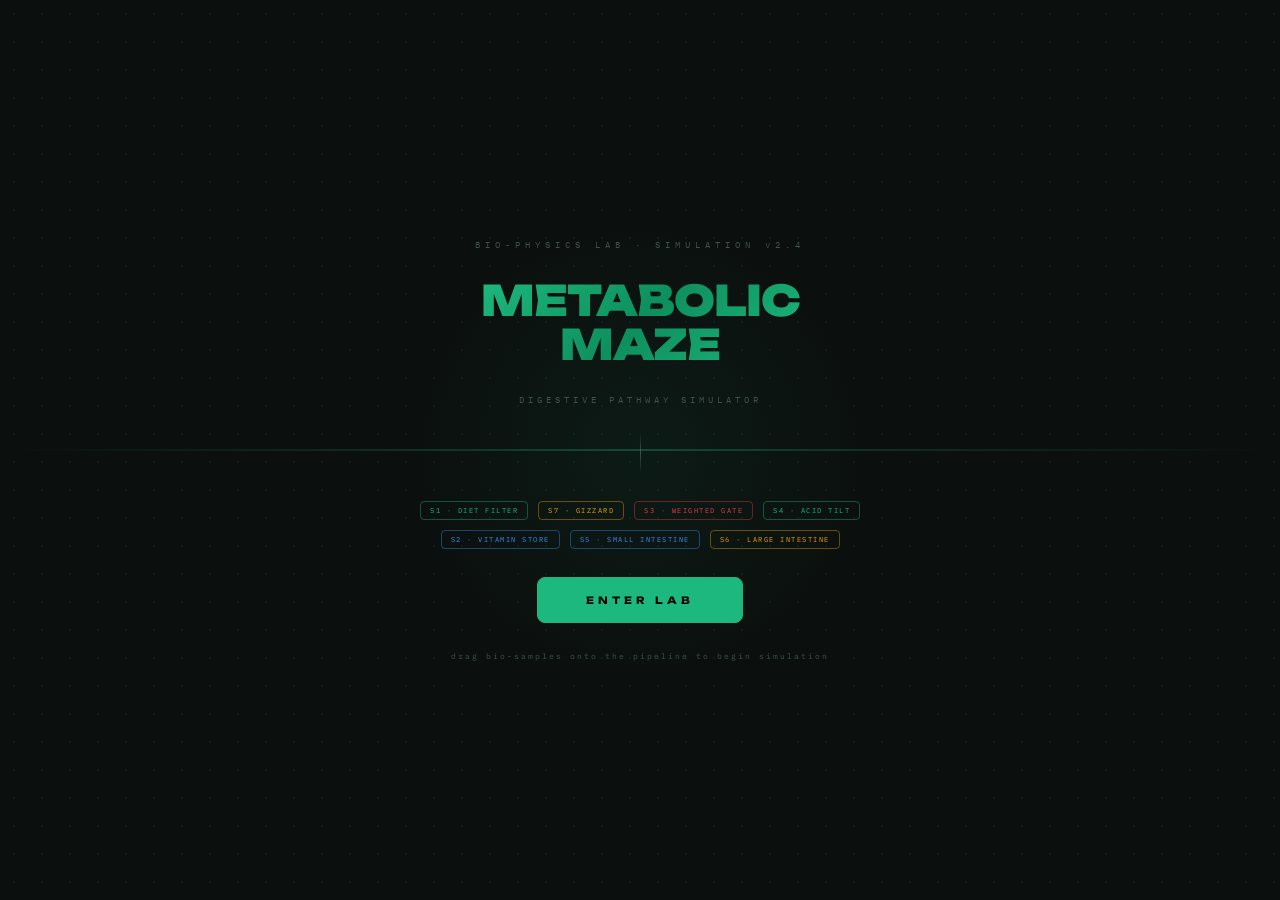
<file: index.html>
<!DOCTYPE html>
<html lang="en">
<head>
<meta charset="UTF-8">
<meta name="viewport" content="width=device-width, initial-scale=1.0">
<title>Metabolic Maze | Bio-Physics Lab</title>
<link rel="preconnect" href="https://fonts.googleapis.com">
<link href="https://fonts.googleapis.com/css2?family=IBM+Plex+Mono:wght@400;600;700&family=Unbounded:wght@400;700;900&display=swap" rel="stylesheet">
<link rel="stylesheet" href="styles.css">
</head>
<body>

<!-- ── START SCREEN ── -->
<div id="start-screen">
  <div class="ss-grid-bg"></div>
  <div class="ss-glow"></div>
  <div class="ss-content">
    <div class="ss-label">BIO-PHYSICS LAB · SIMULATION v2.4</div>
    <div class="ss-title">METABOLIC<br>MAZE</div>
    <div class="ss-sub">DIGESTIVE PATHWAY SIMULATOR</div>
    <div class="ss-divider"></div>
    <div class="ss-stations">
      <span class="ss-station-tag g">S1 · DIET FILTER</span>
      <span class="ss-station-tag o">S7 · GIZZARD</span>
      <span class="ss-station-tag r">S3 · WEIGHTED GATE</span>
      <span class="ss-station-tag g">S4 · ACID TILT</span>
      <span class="ss-station-tag b">S2 · VITAMIN STORE</span>
      <span class="ss-station-tag b">S5 · SMALL INTESTINE</span>
      <span class="ss-station-tag o">S6 · LARGE INTESTINE</span>
    </div>
    <button class="ss-enter-btn" onclick="enterLab()">ENTER LAB</button>
    <div class="ss-hint">drag bio-samples onto the pipeline to begin simulation</div>
  </div>
</div>

<!-- ── RESET BUTTON ── -->
<button id="reset-btn" onclick="resetLab()">RESET</button>

<aside id="sidebar">
  <div class="sidebar-title">BIO-SAMPLES</div>

  <div>
    <div class="con-switch-label">CON SWITCH</div>
    <div class="switch-btns">
      <button class="sw-btn carnivore" id="sw-carn" onclick="setMode('carnivore')">O=EX</button>
      <button class="sw-btn herbivore active" id="sw-herb" onclick="setMode('herbivore')">D=HV</button>
    </div>
    <div class="switch-legend">
      <span class="sw-leg" style="color:var(--red)">O=Carnivore</span>
      <span class="sw-leg" style="color:var(--green)">D=Herbivore</span>
    </div>
  </div>

  <div class="food-grid" id="food-grid"></div>
  <div id="log"><span class="lc-muted">// drop a sample to begin</span></div>
  <button class="clear-btn" onclick="clearAll()">CLEAR ALL</button>
</aside>

<div id="canvas-wrap">
  <div id="pipeline">
    <svg id="pipes-svg" xmlns="http://www.w3.org/2000/svg"></svg>
    <div id="drop-overlay"></div>

    <!-- Entry label -->
    <div class="node" id="n-entry">
      <div class="node-desc">↓ CON SWITCH INPUT</div>
    </div>

    <!-- S1 Carnivore -->
    <div class="node" id="n-s1-carn">
      <div class="node-badge">S1 — LEFT</div>
      <div class="node-title">CARNIVORE</div>
      <div class="node-desc">Animal-derived only. Proteins &amp; fats enter this branch.</div>
      <div class="station-sketch-wrap"><img class="station-sketch-img" src="Other/station 1A.png" alt="Station 1 — Diet Filter"></div>
      <div class="chip-row" id="chips-s1-carn"></div>
    </div>

    <!-- S1 Herbivore -->
    <div class="node" id="n-s1-herb">
      <div class="node-badge">S1 — RIGHT</div>
      <div class="node-title">HERBIVORE DIET ONLY</div>
      <div class="node-desc">Plant foods only. Routed through full digestive path.</div>
      <div class="station-sketch-wrap"><img class="station-sketch-img" src="Other/station 1A.png" alt="Station 1 — Diet Filter"></div>
      <div class="chip-row" id="chips-s1-herb"></div>
    </div>

    <!-- S7 Gizzard -->
    <div class="node" id="n-s7">
      <div class="node-badge">S7 — DETACHABLE</div>
      <div class="node-title">GIZZARD</div>
      <div class="node-desc">Mechanical grinding. Herbivore path only. Breaks fibrous plant matter before enzymatic digestion.</div>
      <div class="station-sketch-wrap"><img class="station-sketch-img" src="Other/station 7.png" alt="Station 7 — Comparative Adaptor"></div>
      <div class="chip-row" id="chips-s7"></div>
    </div>

    <!-- S3 Weighted Gate -->
    <div class="node" id="n-s3">
      <div class="node-badge">S3 — 0/3 QUEUED</div>
      <div class="node-title">WEIGHTED GATE</div>
      <div class="node-desc">Accumulates 3 qualifying samples before releasing batch downstream.</div>
      <div class="phosphorus-pillar" id="phosphorus-pillar" onclick="removePhosphorusPillar()">
        <div class="pillar-icon">⭐</div>
        <div class="pillar-label">PHOSPHORUS PILLAR</div>
        <div class="pillar-hint">click to remove</div>
      </div>
      <div class="station-sketch-wrap">
        <img class="station-sketch-img s3-img" id="s3-img-closed" src="Other/station 3B.jpeg" alt="Station 3 — Gate Closed">
        <img class="station-sketch-img s3-img s3-hidden" id="s3-img-open" src="Other/station 3A.jpeg" alt="Station 3 — Gate Open">
      </div>
      <div class="gate-bar"><div class="gate-bar-fill"></div></div>
      <div style="font-size:7px;color:var(--red);letter-spacing:1px">← BATCH THRESHOLD</div>
      <div class="s3-collapsed-msg s3-hidden" id="s3-collapsed-msg">⚠ STRUCTURAL COLLAPSE — STATION OFFLINE<br><span style="font-size:6px;color:var(--muted)">Reset lab to restore</span></div>
      <div class="chip-row" id="chips-s3"></div>
    </div>

    <!-- S4 Acid Splitter -->
    <div class="node" id="n-s4">
      <div class="node-badge">S4 — ACID SPLITTER</div>
      <div class="node-title">HIGH ACID TILT</div>
      <div class="node-desc">Gastric pH chamber. Lipids diverge left → S2 Vitamin. Protein/Carb right → S5 Small Intestine.</div>
      <div class="station-sketch-wrap"><img class="station-sketch-img" src="Other/station 4.png" alt="Station 4 — Pepsin pH Gate"></div>
      <button class="acid-tilt-btn" id="acid-tilt-btn" onclick="triggerAcidTilt()">⚗ ACTIVATE HIGH-ACID TILT</button>
      <div class="s4-status" id="s4-status">STOMACH IDLE — 0 HELD</div>
      <div style="display:flex;gap:8px;margin-top:7px">
        <div style="flex:1;text-align:center;font-size:7px;color:var(--blue);border:1px solid rgba(58,142,246,0.3);padding:5px;border-radius:5px">← LIPID<br><span style="color:var(--muted)">→ S2 Vitamin</span></div>
        <div style="font-size:11px;color:var(--muted);align-self:center">⇅</div>
        <div style="flex:1;text-align:center;font-size:7px;color:var(--green);border:1px solid rgba(29,184,126,0.3);padding:5px;border-radius:5px">PROTEIN/CARB →<br><span style="color:var(--muted)">→ S5 SmInt</span></div>
      </div>
      <div class="chip-row" id="chips-s4"></div>
    </div>

    <!-- S2 Vitamin -->
    <div class="node" id="n-s2">
      <div class="node-badge">S2 — VITAMIN</div>
      <div class="node-title">VITAMIN STORE</div>
      <div class="node-desc">Fat-soluble vitamins stored. Excess expelled to waste.</div>
      <div class="station-sketch-wrap"><img class="station-sketch-img" src="Other/station 2.png" alt="Station 2 — Vitamin Partition"></div>
      <div class="chip-row" id="chips-s2"></div>
    </div>

    <!-- Storage -->
    <div class="node" id="n-storage">
      <div class="node-badge" style="color:var(--blue)">STORAGE</div>
      <div class="node-title" style="color:var(--blue);font-size:7px">LIPID RESERVE</div>
      <div class="chip-row" id="chips-storage"></div>
    </div>

    <!-- Waste Left -->
    <div class="node" id="n-waste-left">
      <div class="node-badge" style="color:var(--red)">WASTE</div>
      <div class="node-title" style="color:var(--red);font-size:7px">LIPID EXCESS</div>
      <div class="chip-row" id="chips-waste-left"></div>
    </div>

    <!-- S5 Small Intestine -->
    <div class="node" id="n-s5">
      <div class="node-badge">S5</div>
      <div class="node-title">SMALL INTESTINE</div>
      <div class="enzyme-filter"></div>
      <div style="font-size:7px;color:var(--blue);letter-spacing:1px;margin-bottom:4px">← ENZYMES CANNOT PASS</div>
      <div class="node-desc">Absorption gate. Lipids → Lymph. Protein/Carb → Capillary. Residue → S6.</div>
      <div class="station-sketch-wrap"><img class="station-sketch-img" src="Other/station 5.png" alt="Station 5 — Nutrient Divergence"></div>
      <div style="display:flex;gap:5px;margin-top:6px;flex-wrap:wrap">
        <div style="font-size:6.5px;color:#a855f7;border:1px solid rgba(168,85,247,0.3);padding:3px 5px;border-radius:4px">LIPID → LYMPH ↗</div>
        <div style="font-size:6.5px;color:#06b6d4;border:1px solid rgba(6,182,212,0.3);padding:3px 5px;border-radius:4px">PROT/CARB → CAP ↘</div>
        <div style="font-size:6.5px;color:var(--orange);border:1px solid rgba(240,165,0,0.3);padding:3px 5px;border-radius:4px">RESIDUE → S6 ↓</div>
      </div>
      <div class="chip-row" id="chips-s5"></div>
    </div>

    <!-- Lymph circle -->
    <div id="n-lymph">
      <div class="node-title">LYMPH</div>
      <div style="font-size:7px;color:var(--muted);line-height:1.5;text-align:center">Lacteals absorb chylomicrons</div>
      <div class="chip-row" id="chips-lymph" style="justify-content:center"></div>
    </div>

    <!-- Capillary Pipe circle -->
    <div id="n-capillary">
      <div class="node-title">CAPILLARY<br>PIPE</div>
      <div style="font-size:7px;color:var(--muted);line-height:1.5;text-align:center">Portal vein uptake</div>
      <div class="chip-row" id="chips-capillary" style="justify-content:center"></div>
    </div>

    <!-- S6 Large Intestine -->
    <div class="node" id="n-s6">
      <div class="node-badge">S6</div>
      <div class="node-title">LARGE INTESTINE</div>
      <div class="filter-bars"><div class="fbar"></div><div class="fbar"></div><div class="fbar"></div></div>
      <div style="font-size:7px;color:var(--orange);letter-spacing:1px;margin-bottom:4px">← BACTERIAL FILTERS</div>
      <div class="node-desc">Fermentation &amp; water reabsorption. Bacterial flora processes remaining fiber.</div>
      <div class="station-sketch-wrap">
        <img class="station-sketch-img s6-flora-img" id="s6-flora-alive" src="Other/s6-flora-alive.png" alt="Station 6 — Flora Alive">
        <img class="station-sketch-img s6-flora-img s6-hidden" id="s6-flora-dead" src="Other/s6-flora-dead.png" alt="Station 6 — Flora Dead">
      </div>
      <button class="flora-toggle-btn" id="flora-toggle-btn" onclick="toggleFlora()">☠ KILL FLORA</button>
      <div class="s6-flora-status" id="s6-flora-status">FLORA STATUS: ALIVE</div>
      <div class="chip-row" id="chips-s6"></div>
    </div>

    <!-- Waste Bottom -->
    <div class="node" id="n-waste-bot">
      <div class="node-badge" style="color:var(--red)">WASTE</div>
      <div class="node-title" style="color:var(--red);font-size:7px">EXCRETION</div>
      <div class="chip-row" id="chips-waste-bot"></div>
    </div>

  </div>
</div>

<script src="script.js"></script>
</body>
</html>
</file>
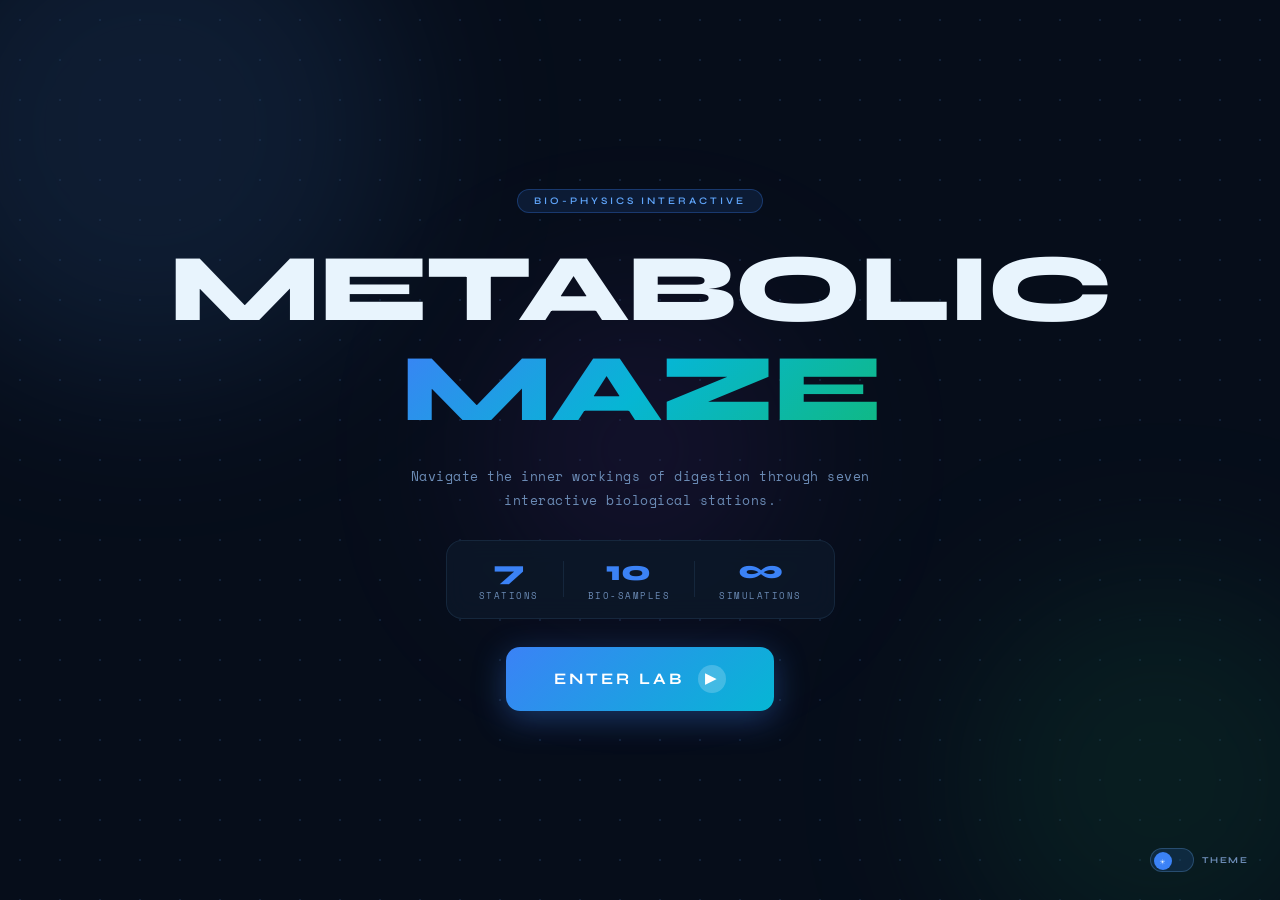
<file: Other/index.html>
<!DOCTYPE html>
<html lang="en">
<head>
    <meta charset="UTF-8">
    <meta name="viewport" content="width=device-width, initial-scale=1.0">
    <title>Metabolic Maze | Bio-Physics Lab</title>
    <link rel="preconnect" href="https://fonts.googleapis.com">
    <link rel="preconnect" href="https://fonts.gstatic.com" crossorigin>
    <link href="https://fonts.googleapis.com/css2?family=Syne:wght@400;600;700;800&family=Space+Mono:wght@400;700&display=swap" rel="stylesheet">
    <link rel="stylesheet" href="styles.css">
</head>
<body>

    <!-- ═══════════════════════════════════
         SCREEN 1: LANDING PAGE
    ═══════════════════════════════════ -->
    <div id="landing-screen" class="screen active">
        <div class="landing-bg">
            <div class="hex-grid"></div>
            <div class="orb orb-1"></div>
            <div class="orb orb-2"></div>
            <div class="orb orb-3"></div>
        </div>

        <div class="landing-content">
            <div class="landing-badge">BIO-PHYSICS INTERACTIVE</div>

            <h1 class="landing-title">
                <span class="title-metabolic">METABOLIC</span>
                <span class="title-maze">MAZE</span>
            </h1>

            <p class="landing-subtitle">Navigate the inner workings of digestion through seven<br>interactive biological stations.</p>

            <div class="landing-stats">
                <div class="stat-item">
                    <span class="stat-num">7</span>
                    <span class="stat-label">Stations</span>
                </div>
                <div class="stat-divider"></div>
                <div class="stat-item">
                    <span class="stat-num">10</span>
                    <span class="stat-label">Bio-Samples</span>
                </div>
                <div class="stat-divider"></div>
                <div class="stat-item">
                    <span class="stat-num">∞</span>
                    <span class="stat-label">Simulations</span>
                </div>
            </div>

            <button id="play-btn" class="play-button" onclick="showGameScreen()">
                <span class="play-btn-text">ENTER LAB</span>
                <span class="play-btn-icon">▶</span>
            </button>
        </div>

        <div class="landing-footer">
            <label class="theme-toggle-wrap" title="Toggle theme">
                <input type="checkbox" id="theme-toggle-landing" onchange="toggleTheme(this.checked)">
                <span class="toggle-track">
                    <span class="toggle-thumb">
                        <span class="toggle-icon-sun">☀</span>
                        <span class="toggle-icon-moon">☾</span>
                    </span>
                </span>
                <span class="toggle-label">THEME</span>
            </label>
        </div>
    </div>

    <!-- ═══════════════════════════════════
         SCREEN 2: GAME SCREEN
    ═══════════════════════════════════ -->
    <div id="game-screen" class="screen">

        <!-- Top Bar -->
        <header class="game-topbar">
            <div class="topbar-left">
                <div class="topbar-logo">
                    <span class="logo-m">M</span><span class="logo-text">ETABOLIC MAZE</span>
                </div>
                <div class="topbar-sep"></div>
                <span class="topbar-subtitle">Bio-Physics Lab</span>
            </div>
            <div class="topbar-right">
                <label class="theme-toggle-wrap" title="Toggle theme">
                    <input type="checkbox" id="theme-toggle-game" onchange="toggleTheme(this.checked)">
                    <span class="toggle-track">
                        <span class="toggle-thumb">
                            <span class="toggle-icon-sun">☀</span>
                            <span class="toggle-icon-moon">☾</span>
                        </span>
                    </span>
                    <span class="toggle-label">THEME</span>
                </label>
            </div>
        </header>

        <!-- Main game layout -->
        <div class="game-body">

            <!-- LEFT: Simulation Area -->
            <div class="sim-column">

                <!-- Food Inventory -->
                <aside id="food-inventory" class="glass-panel food-panel">
                    <div class="panel-header">
                        <h3>BIO-SAMPLES</h3>
                        <span class="status-dot"></span>
                    </div>
                    <div id="food-items-container"></div>
                </aside>

                <!-- Playground -->
                <div class="playground-wrap">
                    <!-- Zoom Controls (left) -->
                    <div class="zoom-controls">
                        <button class="zoom-btn" id="zoom-in" title="Zoom In">+</button>
                        <div class="zoom-track">
                            <div class="zoom-thumb" id="zoom-thumb"></div>
                        </div>
                        <button class="zoom-btn" id="zoom-out" title="Zoom Out">−</button>
                        <span class="zoom-label" id="zoom-label">100%</span>
                    </div>

                    <div id="playground-outer">
                        <div id="playground-inner">
                            <div id="playground">
                                <div class="grid-overlay"></div>
                                <div class="empty-state-hint">
                                    <div class="pulse-ring"></div>
                                    <p>DROP ELEMENTS HERE TO BEGIN SIMULATION</p>
                                </div>
                            </div>
                        </div>
                    </div>

                    <!-- Scroll Controls (right) -->
                    <div class="scroll-controls">
                        <button class="zoom-btn" id="scroll-up" title="Scroll Up">↑</button>
                        <div class="zoom-track" id="scroll-track">
                            <div class="zoom-thumb" id="scroll-thumb"></div>
                        </div>
                        <button class="zoom-btn" id="scroll-down" title="Scroll Down">↓</button>
                        <span class="zoom-label">SCROLL</span>
                    </div>
                </div>

                <!-- Station Dock -->
                <footer id="station-inventory" class="glass-panel station-dock">
                    <div class="panel-header">
                        <h3>LABORATORY MODULES</h3>
                    </div>
                    <div class="station-items">
                        <div class="station-template glass-card" draggable="true" data-station="station1">
                            <div class="module-icon">▼</div>
                            <div class="module-info"><h4>STATION 01</h4><p>HERBIVORE FILTER</p></div>
                        </div>
                        <div class="station-template glass-card" draggable="true" data-station="station2">
                            <div class="module-icon">Y</div>
                            <div class="module-info"><h4>STATION 02</h4><p>SOLUBILITY MANIFOLD</p></div>
                        </div>
                        <div class="station-template glass-card" draggable="true" data-station="station3">
                            <div class="module-icon">🦴</div>
                            <div class="module-info"><h4>STATION 03</h4><p>STRESS TEST</p></div>
                        </div>
                        <div class="station-template glass-card" draggable="true" data-station="station4">
                            <div class="module-icon">🧪</div>
                            <div class="module-info"><h4>STATION 04</h4><p>PEPSIN pH GATE</p></div>
                        </div>
                        <div class="station-template glass-card" draggable="true" data-station="station5">
                            <div class="module-icon">⇅</div>
                            <div class="module-info"><h4>STATION 05</h4><p>NUTRIENT DIVERGE</p></div>
                        </div>
                        <div class="station-template glass-card" draggable="true" data-station="station6">
                            <div class="module-icon">🛡️</div>
                            <div class="module-info"><h4>STATION 06</h4><p>MICROBIOME BLOCK</p></div>
                        </div>
                        <div class="station-template glass-card" draggable="true" data-station="station7">
                            <div class="module-icon">🔄</div>
                            <div class="module-info"><h4>STATION 07</h4><p>COMP. ADAPTOR</p></div>
                        </div>
                    </div>
                </footer>
            </div>

            <!-- RIGHT: Station Guide Panel -->
            <aside class="guide-panel glass-panel">
                <div class="panel-header">
                    <h3>STATION GUIDE</h3>
                </div>

                <div class="guide-tabs">
                    <button class="tab-btn active" data-tab="1" onclick="showTab(1)">S1</button>
                    <button class="tab-btn" data-tab="2" onclick="showTab(2)">S2</button>
                    <button class="tab-btn" data-tab="3" onclick="showTab(3)">S3</button>
                    <button class="tab-btn" data-tab="4" onclick="showTab(4)">S4</button>
                    <button class="tab-btn" data-tab="5" onclick="showTab(5)">S5</button>
                    <button class="tab-btn" data-tab="6" onclick="showTab(6)">S6</button>
                    <button class="tab-btn" data-tab="7" onclick="showTab(7)">S7</button>
                </div>

                <div class="guide-content">

                    <!-- Station 1 -->
                    <div class="station-info active" data-info="1">
                        <div class="info-badge">STATION 01</div>
                        <h2 class="info-title">The Herbivore Intake</h2>
                        <p class="info-concept">Simulates selective herbivore feeding — only plant-based foods pass the biological filter.</p>
                        <div class="info-section">
                            <div class="info-label">✅ ACCEPTED FUEL</div>
                            <div class="tag-list">
                                <span class="tag green">🥜 Nuts</span>
                                <span class="tag green">🍃 Leaves</span>
                                <span class="tag green">🍎 Berries</span>
                                <span class="tag green">🥕 Carrot</span>
                                <span class="tag green">🥬 Lettuce</span>
                            </div>
                        </div>
                        <div class="info-section">
                            <div class="info-label">❌ REJECTED ITEMS</div>
                            <div class="tag-list">
                                <span class="tag red">🥩 Beef</span>
                                <span class="tag red">🍗 Chicken</span>
                                <span class="tag red">🐟 Fish</span>
                                <span class="tag red">🥓 Pork</span>
                            </div>
                        </div>
                        <div class="info-note">
                            💡 Carnivore items will flash <strong>red</strong> and be rejected from the simulation. Herbivore items flash <strong>green</strong> and continue.
                        </div>
                    </div>

                    <!-- Station 2 -->
                    <div class="station-info" data-info="2">
                        <div class="info-badge">STATION 02</div>
                        <h2 class="info-title">Vitamin Partition</h2>
                        <p class="info-concept">Models the difference between fat-soluble and water-soluble vitamins and their absorption routes.</p>
                        <div class="info-section">
                            <div class="info-label">💧 WATER-SOLUBLE PATH</div>
                            <p class="info-desc">Flows <strong>right</strong> into a waste container — these vitamins cannot be stored and are excreted if not used immediately.</p>
                        </div>
                        <div class="info-section">
                            <div class="info-label">🧈 FAT-SOLUBLE PATH</div>
                            <p class="info-desc">Diverted <strong>left</strong> into a long-term storage tank — vitamins A, D, and K accumulate in fatty tissue.</p>
                        </div>
                        <div class="info-note">
                            💡 Watch how food items physically diverge to different sides after passing through the partition.
                        </div>
                    </div>

                    <!-- Station 3 -->
                    <div class="station-info" data-info="3">
                        <div class="info-badge">STATION 03</div>
                        <h2 class="info-title">Nutritional Stress Test</h2>
                        <p class="info-concept">Demonstrates the consequences of nutrient deficiency and insufficient energy on biological structures.</p>
                        <div class="info-section">
                            <div class="info-label">🦴 PHOSPHORUS PILLAR</div>
                            <p class="info-desc">A structural pillar labeled "Phosphorus" represents skeletal support. The system becomes <em>unstable</em> without it.</p>
                        </div>
                        <div class="info-section">
                            <div class="info-label">⚡ ENERGY GATE</div>
                            <p class="info-desc">The gate only opens when sufficient food volume is dropped. Below the threshold, the gate stays <strong>closed</strong> and blocks progress.</p>
                        </div>
                        <div class="info-note">
                            💡 Try adding many items at once versus just one to see the gate behavior change.
                        </div>
                    </div>

                    <!-- Station 4 -->
                    <div class="station-info" data-info="4">
                        <div class="info-badge">STATION 04</div>
                        <h2 class="info-title">Pepsin pH Gate</h2>
                        <p class="info-concept">Simulates the acidic stomach environment required for protein digestion via the enzyme Pepsin.</p>
                        <div class="info-section">
                            <div class="info-label">🧪 ACID TILT MECHANISM</div>
                            <p class="info-desc">A protein bead is only released when a <strong>high-acid tilt</strong> is triggered — mimicking the stomach's low pH (≈1.5–2).</p>
                        </div>
                        <div class="info-section">
                            <div class="info-label">🔬 NEUTRALIZATION ZONE</div>
                            <p class="info-desc">As the bead moves into the intestine section, the track levels out — representing pH neutralization by the pancreas, deactivating Pepsin.</p>
                        </div>
                        <div class="info-note">
                            💡 The enzyme only works in acidic zones. Observe how the bead's behavior changes as pH shifts.
                        </div>
                    </div>

                    <!-- Station 5 -->
                    <div class="station-info" data-info="5">
                        <div class="info-badge">STATION 05</div>
                        <h2 class="info-title">Nutrient Divergence</h2>
                        <p class="info-concept">Models the different absorption pathways of lipids versus carbohydrates and proteins in the small intestine.</p>
                        <div class="info-section">
                            <div class="info-label">🫙 LIPID ROUTE — LACTEAL/LYMPH</div>
                            <p class="info-desc">Fat particles are too large for direct capillary absorption. They enter the <strong>lacteal lymph pipe</strong> and bypass the portal vein system.</p>
                        </div>
                        <div class="info-section">
                            <div class="info-label">🩸 CARBS & PROTEINS — CAPILLARY</div>
                            <p class="info-desc">Smaller molecules like glucose and amino acids absorb directly into the <strong>capillary bloodstream</strong> via the portal vein.</p>
                        </div>
                        <div class="info-note">
                            💡 Each macronutrient takes a different route — neither path is "better," they serve different physiological purposes.
                        </div>
                    </div>

                    <!-- Station 6 -->
                    <div class="station-info" data-info="6">
                        <div class="info-badge">STATION 06</div>
                        <h2 class="info-title">Microbiome Blockade</h2>
                        <p class="info-concept">Represents the gut microbiome's role in the large intestine, particularly its effect on water reabsorption.</p>
                        <div class="info-section">
                            <div class="info-label">🛡️ FLORA INTACT STATE</div>
                            <p class="info-desc">With <em>Bacterial Flora</em> present, material moves slowly — water is reabsorbed properly as bacteria regulate transit time.</p>
                        </div>
                        <div class="info-section">
                            <div class="info-label">💊 ANTIBIOTIC STATE</div>
                            <p class="info-desc">Click <strong>ANTIBIOTICS</strong> to destroy the flora. Watch particles accelerate — water rushes through unabsorbed, simulating diarrhea.</p>
                        </div>
                        <div class="info-note">
                            💡 Drag Station 6 onto the playground, then use the buttons within it to toggle the bacterial flora state.
                        </div>
                    </div>

                    <!-- Station 7 -->
                    <div class="station-info" data-info="7">
                        <div class="info-badge">STATION 07</div>
                        <h2 class="info-title">Comparative Adaptor</h2>
                        <p class="info-concept">Demonstrates anatomical digestive differences between a seed-eating sparrow and a carnivorous hawk.</p>
                        <div class="info-section">
                            <div class="info-label">🐦 SPARROW SETUP</div>
                            <p class="info-desc">Includes a <strong>gizzard module</strong> filled with pebbles/sand for mechanical grinding of seeds. Features a <em>longer</em> digestive tract for plant matter.</p>
                        </div>
                        <div class="info-section">
                            <div class="info-label">🦅 HAWK SETUP</div>
                            <p class="info-desc">No gizzard required — meat is chemically digested. Features a <em>shorter</em> digestive tract optimized for high-protein processing.</p>
                        </div>
                        <div class="info-note">
                            💡 Digestive anatomy is an adaptation — form follows function based on dietary needs across species.
                        </div>
                    </div>

                </div>

                <!-- Exit Button -->
                <div class="guide-exit">
                    <button class="exit-btn" onclick="showLandingScreen()">
                        <span>⟵</span> EXIT LAB
                    </button>
                </div>
            </aside>

        </div>
    </div>

    <script src="script.js"></script>
</body>
</html>
</file>
<file: styles.css>
:root {
  --bg: #0b0f0e;
  --green: #1db87e;
  --orange: #f0a500;
  --red: #e84040;
  --blue: #3a8ef6;
  --dim: #1e2a25;
  --text: #c8ddd5;
  --muted: #3d5248;
  --glass: rgba(20,36,28,0.85);
  --pipe: #1a3028;
}
* { margin:0; padding:0; box-sizing:border-box; }
body {
  font-family: 'IBM Plex Mono', monospace;
  background: var(--bg);
  color: var(--text);
  height: 100vh;
  overflow: hidden;
  display: flex;
}
body::after {
  content:'';
  position:fixed; inset:0;
  background: repeating-linear-gradient(0deg, transparent, transparent 2px, rgba(0,0,0,0.04) 2px, rgba(0,0,0,0.04) 4px);
  pointer-events:none; z-index:999;
}

/* ── SIDEBAR ── */
#sidebar {
  width: 180px; flex-shrink:0;
  background: rgba(10,18,14,0.97);
  border-right: 1px solid var(--dim);
  display:flex; flex-direction:column;
  padding: 14px 11px; gap:9px; z-index:10;
}
.sidebar-title {
  font-family:'Unbounded',sans-serif;
  font-size:8px; letter-spacing:3px; color:var(--muted);
  padding-bottom:8px; border-bottom:1px solid var(--dim);
}
.con-switch-label { font-size:8px; letter-spacing:2px; color:var(--muted); margin-bottom:5px; }
.switch-btns { display:flex; gap:5px; }
.sw-btn {
  flex:1; padding:7px 3px; border-radius:6px; border:1px solid;
  font-family:'IBM Plex Mono',monospace; font-size:8px; font-weight:700;
  cursor:pointer; letter-spacing:1px; transition:all 0.2s; text-align:center;
}
.sw-btn.carnivore { border-color:var(--red); color:var(--red); background:transparent; }
.sw-btn.herbivore { border-color:var(--green); color:var(--green); background:transparent; }
.sw-btn.carnivore.active { background:var(--red); color:#fff; }
.sw-btn.herbivore.active { background:var(--green); color:#000; }
.switch-legend { display:flex; gap:6px; margin-top:4px; flex-wrap:wrap; }
.sw-leg { font-size:6.5px; color:var(--muted); }

.food-grid { display:grid; grid-template-columns:1fr 1fr; gap:5px; flex:1; overflow-y:auto; }
.food-item {
  background:var(--dim); border:1px solid var(--muted); border-radius:7px;
  padding:7px 4px; text-align:center; cursor:grab; transition:all 0.2s; user-select:none;
}
.food-item:hover { border-color:var(--green); background:rgba(29,184,126,0.1); box-shadow:0 0 10px rgba(29,184,126,0.2); }
.food-item .fi-emoji { font-size:19px; display:block; }
.food-item .fi-name { font-size:6.5px; letter-spacing:1px; color:var(--muted); margin-top:3px; }

#log {
  height:110px; flex-shrink:0; overflow-y:auto;
  background:rgba(5,10,8,0.9); border:1px solid var(--dim); border-radius:6px;
  padding:7px; font-size:7.5px; line-height:1.8;
  scrollbar-width:thin; scrollbar-color:var(--dim) transparent;
}
.log-line { animation:fadeSlide 0.3s ease; }
@keyframes fadeSlide { from{opacity:0;transform:translateX(-4px)} to{opacity:1} }
.lc-green{color:var(--green)} .lc-red{color:var(--red)}
.lc-orange{color:var(--orange)} .lc-blue{color:var(--blue)} .lc-muted{color:var(--muted)}

.clear-btn {
  background:transparent; border:1px solid var(--dim); color:var(--muted);
  font-family:'IBM Plex Mono',monospace; font-size:7px; letter-spacing:2px;
  padding:5px; border-radius:5px; cursor:pointer; transition:all 0.2s;
}
.clear-btn:hover { border-color:var(--red); color:var(--red); }

/* ── CANVAS ── */
#canvas-wrap {
  flex:1; overflow:auto; position:relative; background:var(--bg);
}
#canvas-wrap::-webkit-scrollbar{width:5px;height:5px}
#canvas-wrap::-webkit-scrollbar-track{background:var(--bg)}
#canvas-wrap::-webkit-scrollbar-thumb{background:var(--dim);border-radius:3px}
#canvas-wrap::before {
  content:''; position:absolute; inset:0;
  background-image:radial-gradient(circle,#1a2e24 1px,transparent 1px);
  background-size:24px 24px; opacity:0.55; pointer-events:none;
}

#pipeline {
  position:relative; width:1200px; height:2400px;
}

#pipes-svg {
  position:absolute; inset:0;
  width:100%; height:100%;
  pointer-events:none; z-index:1;
}

/* ── NODES ── */
.node {
  position:absolute; z-index:5;
  border-radius:10px;
  background:var(--glass);
  backdrop-filter:blur(8px);
  border:1px solid var(--dim);
  padding:10px 12px;
  transition:border-color 0.4s, box-shadow 0.4s;
}
.node-title {
  font-family:'Unbounded',sans-serif;
  font-size:7.5px; letter-spacing:2px; margin-bottom:5px;
}
.node-desc { font-size:7px; color:var(--muted); letter-spacing:0.4px; line-height:1.6; }
.node-badge {
  font-size:6px; letter-spacing:2px; color:var(--muted);
  border:1px solid var(--dim); padding:2px 5px; border-radius:3px;
  display:inline-block; margin-bottom:4px;
}
.chip-row { display:flex; flex-wrap:wrap; gap:3px; margin-top:5px; min-height:20px; }
.chip {
  font-size:14px; background:rgba(255,255,255,0.04);
  border:1px solid rgba(255,255,255,0.08); border-radius:5px; padding:2px 3px;
  animation:chipPop 0.3s ease;
}
@keyframes chipPop {
  0%{transform:scale(0) rotate(-20deg);opacity:0}
  60%{transform:scale(1.2) rotate(4deg)}
  100%{transform:scale(1) rotate(0);opacity:1}
}
.gate-bar {
  width:100%; height:6px; border-radius:3px; margin:5px 0; position:relative; overflow:hidden;
  background: rgba(232,64,64,0.15);
}
.gate-bar-fill {
  position:absolute; left:0; top:0; height:100%;
  width:0%; border-radius:3px;
  background: var(--red);
  transition: width 0.4s ease;
}
.gate-bar::after {
  content:''; position:absolute; inset:0;
  background:repeating-linear-gradient(90deg,transparent,transparent 6px,rgba(0,0,0,0.35) 6px,rgba(0,0,0,0.35) 8px);
  pointer-events:none;
}
/* S4 Acid Tilt Button */
.acid-tilt-btn {
  display:block; width:100%; margin:8px 0 4px; padding:7px 0;
  font-family:'IBM Plex Mono',monospace; font-size:8px; font-weight:700;
  letter-spacing:1.5px; text-transform:uppercase;
  color:var(--muted); background:rgba(240,165,0,0.08);
  border:1px solid rgba(240,165,0,0.25); border-radius:5px;
  cursor:pointer; transition:all 0.25s ease; position:relative; overflow:hidden;
}
.acid-tilt-btn:hover {
  border-color:rgba(240,165,0,0.6); color:var(--orange);
  background:rgba(240,165,0,0.15);
}
.acid-tilt-btn.ready {
  color:var(--orange); border-color:var(--orange);
  background:rgba(240,165,0,0.12);
  animation:acid-pulse 1.5s ease-in-out infinite;
}
.acid-tilt-btn.ready:hover {
  background:var(--orange); color:#000;
  box-shadow:0 0 18px rgba(240,165,0,0.4);
}
.acid-tilt-btn.firing {
  background:var(--green)!important; border-color:var(--green)!important;
  color:#000!important; box-shadow:0 0 24px rgba(29,184,126,0.5);
}
@keyframes acid-pulse {
  0%,100% { box-shadow:0 0 0 rgba(240,165,0,0); }
  50%     { box-shadow:0 0 12px rgba(240,165,0,0.3); }
}
.s4-status {
  font-size:7px; letter-spacing:1px; color:var(--muted);
  text-align:center; margin-bottom:4px;
}

/* S6 Flora Toggle */
.s6-flora-img { position:relative; }
.s6-hidden { display:none !important; }
.s3-hidden { display:none !important; }

/* S3 Phosphorus Pillar */
.phosphorus-pillar {
  margin:8px 0 6px; padding:6px 8px;
  border:1px solid rgba(240,165,0,0.4); border-radius:5px;
  background:rgba(240,165,0,0.06);
  display:flex; align-items:center; gap:8px;
  cursor:pointer; transition:all 0.3s ease;
}
.phosphorus-pillar:hover {
  border-color:var(--red); background:rgba(232,64,64,0.1);
  box-shadow:0 0 12px rgba(232,64,64,0.2);
}
.pillar-icon { font-size:16px; }
.pillar-label {
  font-family:'IBM Plex Mono',monospace; font-size:8px; font-weight:700;
  letter-spacing:1.5px; color:var(--orange);
}
.pillar-hint {
  margin-left:auto; font-size:6px; letter-spacing:1px;
  color:var(--muted); text-transform:uppercase;
}
.pillar-removed {
  border-color:var(--red)!important; background:rgba(232,64,64,0.15)!important;
  opacity:0.4; pointer-events:none;
  text-decoration:line-through; text-decoration-color:var(--red);
}
.s3-collapsed {
  animation:s3-shake 0.5s ease;
  border-color:var(--red)!important;
  box-shadow:0 0 20px rgba(232,64,64,0.3)!important;
}
.s3-collapsed .node-title { color:var(--red)!important; }
.s3-collapsed .gate-bar-fill { background:var(--red)!important; width:100%!important; }
@keyframes s3-shake {
  0%,100% { transform:translateX(0); }
  10%,30%,50%,70%,90% { transform:translateX(-4px); }
  20%,40%,60%,80% { transform:translateX(4px); }
}
.s3-collapsed-msg {
  text-align:center; font-size:8px; font-weight:700;
  letter-spacing:1px; color:var(--red); margin:6px 0;
  padding:6px; border:1px solid rgba(232,64,64,0.3);
  border-radius:4px; background:rgba(232,64,64,0.08);
}
.flora-toggle-btn {
  display:block; width:100%; margin:8px 0 4px; padding:7px 0;
  font-family:'IBM Plex Mono',monospace; font-size:8px; font-weight:700;
  letter-spacing:1.5px; text-transform:uppercase;
  color:var(--red); background:rgba(232,64,64,0.08);
  border:1px solid rgba(232,64,64,0.3); border-radius:5px;
  cursor:pointer; transition:all 0.25s ease;
}
.flora-toggle-btn:hover {
  border-color:var(--red); background:rgba(232,64,64,0.2);
  box-shadow:0 0 12px rgba(232,64,64,0.25);
}
.flora-toggle-btn.flora-dead {
  color:var(--green); background:rgba(29,184,126,0.08);
  border-color:rgba(29,184,126,0.3);
}
.flora-toggle-btn.flora-dead:hover {
  border-color:var(--green); background:rgba(29,184,126,0.2);
  box-shadow:0 0 12px rgba(29,184,126,0.25);
}
.s6-flora-status {
  font-size:7px; letter-spacing:1px; color:var(--green);
  text-align:center; margin-bottom:4px;
}

.filter-bars { display:flex; flex-direction:column; gap:3px; margin:5px 0; }
.fbar {
  height:4px; border-radius:2px; background:var(--orange); opacity:0.6;
  position:relative; overflow:hidden;
}
.fbar::after {
  content:''; position:absolute; inset:0;
  background:repeating-linear-gradient(90deg,transparent,transparent 8px,rgba(0,0,0,0.4) 8px,rgba(0,0,0,0.4) 10px);
}
.enzyme-filter {
  width:100%; height:5px; background:var(--dim); border-radius:2px; margin:5px 0;
  position:relative; overflow:hidden;
}
.enzyme-filter::after {
  content:''; position:absolute; inset:0;
  background:repeating-linear-gradient(90deg,rgba(58,142,246,0.5),rgba(58,142,246,0.5) 3px,transparent 3px,transparent 6px);
}
.node.active { box-shadow:0 0 22px -3px var(--node-color,var(--green)); border-color:var(--node-color,var(--green)) !important; }

/* Circle node label */
.circle-label {
  font-family:'Unbounded',sans-serif;
  font-size:6.5px; letter-spacing:1.5px; line-height:1.5;
  text-align:center; margin-top:3px; color:var(--muted);
}

/* ── NODE POSITIONS ── */
/*
  THREE-COLUMN LAYOUT  (pipeline width: 1200px)
  LEFT  col  x≈60    — S2, Storage, Waste-Left
  CENTER col  x≈460   — Entry, S1-herb, S7, S3, S4, S6(shifted right), Waste-Bot
  RIGHT col  x≈850   — S5, Lymph, Capillary
  S1-carn is FAR left at x≈30 (separate from center)
  Vertical rhythm: ~180px between stations
*/

/* Entry */
#n-entry  { left:440px; top:30px; width:160px; background:transparent; border:none; padding:2px 8px; }
#n-entry .node-desc { font-size:7px; color:var(--muted); letter-spacing:2px; }

/* S1 Carnivore — far left column */
#n-s1-carn { left:20px;  top:160px; width:220px; --node-color:var(--red);   border-color:rgba(232,64,64,0.3); }
#n-s1-carn .node-title { color:var(--red); }

/* S1 Herbivore — center column */
#n-s1-herb { left:400px; top:160px; width:240px; --node-color:var(--green); border-color:rgba(29,184,126,0.3); }
#n-s1-herb .node-title { color:var(--green); }

/* S7 Gizzard — center column */
#n-s7  { left:370px; top:460px; width:280px; --node-color:var(--orange); border:1.5px dashed rgba(240,165,0,0.55); }
#n-s7  .node-title { color:var(--orange); }

/* S3 Weighted Gate — center column */
#n-s3  { left:375px; top:740px; width:270px; --node-color:var(--red);   border-color:rgba(232,64,64,0.3); }
#n-s3  .node-title { color:var(--red); }

/* S4 Acid Splitter — wide, centered */
#n-s4  { left:210px; top:1060px; width:560px; --node-color:var(--green); border-color:rgba(29,184,126,0.2); }
#n-s4  .node-title { color:var(--green); }

/* S2 Vitamin — left column */
#n-s2  { left:25px;  top:1360px; width:220px; --node-color:var(--blue);  border-color:rgba(58,142,246,0.3); }
#n-s2  .node-title { color:var(--blue); }

/* Storage — below S2 */
#n-storage   { left:35px;  top:1630px; width:160px; --node-color:var(--blue); border-color:rgba(58,142,246,0.2); }

/* Waste Left — below Storage */
#n-waste-left{ left:35px;  top:1860px; width:160px; border-color:rgba(232,64,64,0.2); }

/* S5 Small Intestine — right column */
#n-s5  { left:780px; top:1360px; width:290px; --node-color:var(--blue);  border-color:rgba(58,142,246,0.3); }
#n-s5  .node-title { color:var(--blue); }

/* Lymph circle — lipid output from S5 */
#n-lymph {
  position:absolute; z-index:5;
  left:990px; top:1200px;
  width:130px; height:130px; border-radius:50%;
  background:var(--glass); backdrop-filter:blur(8px);
  border:2px solid rgba(168,85,247,0.5);
  --node-color:#a855f7;
  display:flex; flex-direction:column; align-items:center; justify-content:center;
  text-align:center; padding:12px;
  transition:border-color 0.4s, box-shadow 0.4s;
}
#n-lymph .node-title { color:#a855f7; font-size:7px; letter-spacing:1.5px; margin-bottom:3px; }

/* Capillary Pipe circle — protein/carb output from S5 */
#n-capillary {
  position:absolute; z-index:5;
  left:990px; top:1690px;
  width:130px; height:130px; border-radius:50%;
  background:var(--glass); backdrop-filter:blur(8px);
  border:2px solid rgba(6,182,212,0.5);
  --node-color:#06b6d4;
  display:flex; flex-direction:column; align-items:center; justify-content:center;
  text-align:center; padding:12px;
  transition:border-color 0.4s, box-shadow 0.4s;
}
#n-capillary .node-title { color:#06b6d4; font-size:7px; letter-spacing:1.5px; margin-bottom:3px; }

/* S6 Large Intestine — center-right */
#n-s6  { left:590px; top:1630px; width:310px; --node-color:var(--orange); border-color:rgba(240,165,0,0.3); }
#n-s6  .node-title { color:var(--orange); }

/* Waste Bottom — below S6 */
#n-waste-bot { left:650px; top:1980px; width:160px; border-color:rgba(232,64,64,0.2); }

/* Station sketch images */
.station-sketch-wrap {
  width:100%; margin:8px 0; border-radius:6px; overflow:hidden;
  border:1px solid rgba(255,255,255,0.06); background:rgba(0,0,0,0.25);
}
.station-sketch-img {
  width:100%; height:auto; max-height:110px;
  object-fit:contain; display:block; opacity:0.85;
}
#n-s4 .station-sketch-img { max-height:140px; }

/* Flying food bubble */
.food-bubble {
  position:absolute; width:36px; height:36px; border-radius:50%;
  background:rgba(29,184,126,0.08); border:1.5px solid var(--green);
  display:flex; align-items:center; justify-content:center; font-size:17px;
  pointer-events:none; z-index:9000;
  box-shadow:0 0 12px rgba(29,184,126,0.25);
  will-change:transform;
}
.trail-dot {
  position:absolute; width:5px; height:5px; border-radius:50%;
  pointer-events:none; z-index:8998; opacity:0;
}

#drop-overlay { position:absolute; inset:0; z-index:3; }

/* ── RESET BUTTON (top-right) ── */
#reset-btn {
  position: fixed;
  top: 14px; right: 16px;
  z-index: 500;
  background: transparent;
  border: 1px solid var(--dim);
  color: var(--muted);
  font-family: 'IBM Plex Mono', monospace;
  font-size: 7.5px; letter-spacing: 2px;
  padding: 7px 13px;
  border-radius: 6px;
  cursor: pointer;
  transition: all 0.2s;
  display: flex; align-items: center; gap: 6px;
}
#reset-btn:hover { border-color: var(--red); color: var(--red); box-shadow: 0 0 10px rgba(232,64,64,0.15); }
#reset-btn::before { content: '↺'; font-size: 11px; }

/* ── START SCREEN ── */
#start-screen {
  position: fixed; inset: 0;
  background: var(--bg);
  z-index: 2000;
  display: flex; flex-direction: column;
  align-items: center; justify-content: center;
  gap: 0;
  transition: opacity 0.6s ease, transform 0.6s ease;
}
#start-screen.hiding {
  opacity: 0;
  transform: scale(1.03);
  pointer-events: none;
}

.ss-grid-bg {
  position: absolute; inset: 0;
  background-image: radial-gradient(circle, #1a2e24 1px, transparent 1px);
  background-size: 28px 28px;
  opacity: 0.4;
}
.ss-glow {
  position: absolute;
  width: 500px; height: 500px;
  border-radius: 50%;
  background: radial-gradient(circle, rgba(29,184,126,0.07) 0%, transparent 70%);
  top: 50%; left: 50%;
  transform: translate(-50%, -50%);
  pointer-events: none;
  animation: ssBreath 4s ease-in-out infinite;
}
@keyframes ssBreath {
  0%,100% { transform: translate(-50%,-50%) scale(1); opacity:0.8; }
  50% { transform: translate(-50%,-50%) scale(1.15); opacity:1; }
}

.ss-content {
  position: relative; z-index: 1;
  display: flex; flex-direction: column;
  align-items: center; gap: 28px;
  text-align: center;
}

.ss-label {
  font-size: 9px; letter-spacing: 5px;
  color: var(--muted); font-family: 'IBM Plex Mono', monospace;
  animation: ssFade 1s ease 0.2s both;
}

.ss-title {
  font-family: 'Unbounded', sans-serif;
  font-size: 42px; font-weight: 900;
  line-height: 1.05;
  letter-spacing: -1px;
  background: linear-gradient(135deg, var(--green) 0%, #0d8f5e 50%, var(--green) 100%);
  -webkit-background-clip: text; -webkit-text-fill-color: transparent;
  animation: ssFade 0.9s ease 0.4s both;
}

.ss-sub {
  font-size: 9px; letter-spacing: 4px; color: var(--muted);
  font-family: 'IBM Plex Mono', monospace;
  animation: ssFade 0.9s ease 0.55s both;
}

.ss-divider {
  width: 1px; height: 40px;
  background: linear-gradient(transparent, var(--muted), transparent);
  animation: ssFade 0.9s ease 0.65s both;
}

.ss-stations {
  display: flex; gap: 10px; flex-wrap: wrap; justify-content: center;
  max-width: 480px;
  animation: ssFade 0.9s ease 0.75s both;
}
.ss-station-tag {
  font-size: 7px; letter-spacing: 1.5px;
  border: 1px solid var(--dim); color: var(--muted);
  padding: 4px 9px; border-radius: 4px;
  font-family: 'IBM Plex Mono', monospace;
}
.ss-station-tag.g { border-color: rgba(29,184,126,0.4); color: var(--green); }
.ss-station-tag.o { border-color: rgba(240,165,0,0.4); color: var(--orange); }
.ss-station-tag.r { border-color: rgba(232,64,64,0.4); color: var(--red); }
.ss-station-tag.b { border-color: rgba(58,142,246,0.4); color: var(--blue); }

.ss-enter-btn {
  font-family: 'Unbounded', sans-serif;
  font-size: 10px; font-weight: 700;
  letter-spacing: 4px;
  padding: 16px 48px;
  border-radius: 8px;
  border: 1px solid var(--green);
  color: #000;
  background: var(--green);
  cursor: pointer;
  transition: all 0.25s;
  position: relative; overflow: hidden;
  animation: ssFade 0.9s ease 1s both;
}
.ss-enter-btn::after {
  content: '';
  position: absolute; inset: 0;
  background: linear-gradient(90deg, transparent 0%, rgba(255,255,255,0.15) 50%, transparent 100%);
  transform: translateX(-100%);
  transition: transform 0.5s ease;
}
.ss-enter-btn:hover { background: #14e699; box-shadow: 0 0 30px rgba(29,184,126,0.4); transform: translateY(-1px); }
.ss-enter-btn:hover::after { transform: translateX(100%); }

.ss-hint {
  font-size: 7.5px; letter-spacing: 2px; color: var(--muted);
  font-family: 'IBM Plex Mono', monospace;
  animation: ssFade 0.9s ease 1.2s both;
}

@keyframes ssFade {
  from { opacity:0; transform: translateY(10px); }
  to   { opacity:1; transform: translateY(0); }
}

/* scan line sweep on start screen */
#start-screen::before {
  content: '';
  position: absolute; left:0; right:0; height:2px;
  background: linear-gradient(90deg, transparent, var(--green), transparent);
  opacity: 0.3;
  animation: scanSweep 3s linear infinite;
  z-index: 2;
}
@keyframes scanSweep {
  0%   { top: -2px; }
  100% { top: 100%; }
}
</file>
<file: Other/styles.css>
/* ═══════════════════════════════════════════════════════════
   CSS VARIABLES & THEME SYSTEM
═══════════════════════════════════════════════════════════ */
:root {
    /* Dark theme (default) */
    --bg-primary: #060d1a;
    --bg-secondary: #0c1829;
    --panel-bg: rgba(12, 24, 41, 0.85);
    --panel-bg-alt: rgba(18, 32, 54, 0.8);
    --text-main: #e8f4fd;
    --text-muted: #6b8bb5;
    --text-dim: #3a5578;
    --glass-border: rgba(100, 160, 220, 0.12);
    --glass-border-hover: rgba(100, 160, 220, 0.3);
    --accent-green: #10b981;
    --accent-blue: #3b82f6;
    --accent-orange: #f59e0b;
    --accent-cyan: #06b6d4;
    --accent-purple: #a855f7;
    --accent-red: #ef4444;
    --shadow-glow: rgba(59, 130, 246, 0.15);
    --playground-bg: #020915;
    --dot-color: #1a2e4a;
    --tag-green-bg: rgba(16, 185, 129, 0.12);
    --tag-green-border: rgba(16, 185, 129, 0.4);
    --tag-red-bg: rgba(239, 68, 68, 0.1);
    --tag-red-border: rgba(239, 68, 68, 0.35);
    --info-note-bg: rgba(59, 130, 246, 0.07);
    --info-note-border: rgba(59, 130, 246, 0.2);
    --topbar-bg: rgba(6, 13, 26, 0.95);
    --topbar-border: rgba(59, 130, 246, 0.1);
    --exit-bg: rgba(239, 68, 68, 0.08);
    --exit-border: rgba(239, 68, 68, 0.25);
    --exit-color: #f87171;
    --badge-bg: rgba(59, 130, 246, 0.12);
    --badge-border: rgba(59, 130, 246, 0.3);
    --badge-color: #60a5fa;
    --orb-1: #1e3a5f;
    --orb-2: #0d3d2e;
    --orb-3: #2d1b4e;
}

[data-theme="light"] {
    --bg-primary: #f0f5fb;
    --bg-secondary: #e4edf7;
    --panel-bg: rgba(255, 255, 255, 0.9);
    --panel-bg-alt: rgba(240, 247, 255, 0.9);
    --text-main: #0f2544;
    --text-muted: #4a6fa5;
    --text-dim: #8aa8cc;
    --glass-border: rgba(59, 130, 246, 0.15);
    --glass-border-hover: rgba(59, 130, 246, 0.4);
    --shadow-glow: rgba(59, 130, 246, 0.1);
    --playground-bg: #dce8f5;
    --dot-color: #b8cfe8;
    --tag-green-bg: rgba(16, 185, 129, 0.08);
    --tag-green-border: rgba(16, 185, 129, 0.5);
    --tag-red-bg: rgba(239, 68, 68, 0.07);
    --tag-red-border: rgba(239, 68, 68, 0.4);
    --info-note-bg: rgba(59, 130, 246, 0.06);
    --info-note-border: rgba(59, 130, 246, 0.25);
    --topbar-bg: rgba(255, 255, 255, 0.95);
    --topbar-border: rgba(59, 130, 246, 0.15);
    --exit-bg: rgba(239, 68, 68, 0.05);
    --exit-border: rgba(239, 68, 68, 0.2);
    --exit-color: #dc2626;
    --badge-bg: rgba(59, 130, 246, 0.1);
    --badge-border: rgba(59, 130, 246, 0.3);
    --badge-color: #2563eb;
    --orb-1: #c8ddf5;
    --orb-2: #c3eede;
    --orb-3: #ddd0f5;
}

/* ═══════════════════════════════════════════════════════════
   RESET & BASE
═══════════════════════════════════════════════════════════ */
* { margin: 0; padding: 0; box-sizing: border-box; }

body {
    font-family: 'Space Mono', monospace;
    background-color: var(--bg-primary);
    color: var(--text-main);
    overflow: hidden;
    width: 100vw;
    height: 100vh;
    transition: background-color 0.4s ease, color 0.4s ease;
}

/* ═══════════════════════════════════════════════════════════
   SCREEN SYSTEM
═══════════════════════════════════════════════════════════ */
.screen {
    position: fixed;
    inset: 0;
    width: 100%;
    height: 100%;
    opacity: 0;
    pointer-events: none;
    transition: opacity 0.5s ease;
}

.screen.active {
    opacity: 1;
    pointer-events: all;
}

/* ═══════════════════════════════════════════════════════════
   THEME TOGGLE
═══════════════════════════════════════════════════════════ */
.theme-toggle-wrap {
    display: flex;
    align-items: center;
    gap: 8px;
    cursor: pointer;
}

.toggle-track {
    display: inline-block;
    width: 44px;
    height: 24px;
    background: rgba(59, 130, 246, 0.15);
    border: 1px solid var(--glass-border-hover);
    border-radius: 99px;
    position: relative;
    transition: background 0.3s ease;
}

.toggle-thumb {
    position: absolute;
    top: 3px;
    left: 3px;
    width: 18px;
    height: 18px;
    background: var(--accent-blue);
    border-radius: 50%;
    transition: transform 0.3s ease;
    display: flex;
    align-items: center;
    justify-content: center;
    font-size: 9px;
}

.toggle-icon-sun { display: block; }
.toggle-icon-moon { display: none; }

input[type="checkbox"]:checked ~ .toggle-track .toggle-thumb {
    transform: translateX(20px);
    background: var(--accent-orange);
}

input[type="checkbox"]:checked ~ .toggle-track .toggle-thumb .toggle-icon-sun { display: none; }
input[type="checkbox"]:checked ~ .toggle-track .toggle-thumb .toggle-icon-moon { display: block; }

input[type="checkbox"] { display: none; }

.toggle-label {
    font-size: 9px;
    letter-spacing: 1.5px;
    color: var(--text-muted);
    font-weight: 700;
    font-family: 'Syne', sans-serif;
}

/* ═══════════════════════════════════════════════════════════
   SCREEN 1: LANDING PAGE
═══════════════════════════════════════════════════════════ */
#landing-screen {
    display: flex;
    flex-direction: column;
    align-items: center;
    justify-content: center;
    position: relative;
    overflow: hidden;
}

.landing-bg {
    position: absolute;
    inset: 0;
    pointer-events: none;
}

.orb {
    position: absolute;
    border-radius: 50%;
    filter: blur(80px);
    opacity: 0.35;
    transition: background 0.4s;
}

.orb-1 {
    width: 500px; height: 500px;
    background: var(--orb-1);
    top: -120px; left: -100px;
    animation: floatOrb 8s ease-in-out infinite;
}

.orb-2 {
    width: 400px; height: 400px;
    background: var(--orb-2);
    bottom: -80px; right: -80px;
    animation: floatOrb 10s ease-in-out infinite reverse;
}

.orb-3 {
    width: 300px; height: 300px;
    background: var(--orb-3);
    top: 50%; left: 50%;
    transform: translate(-50%, -50%);
    animation: floatOrb 12s ease-in-out infinite 2s;
}

@keyframes floatOrb {
    0%, 100% { transform: translateY(0) scale(1); }
    50% { transform: translateY(-30px) scale(1.08); }
}

.hex-grid {
    position: absolute;
    inset: 0;
    background-image:
        radial-gradient(circle, var(--dot-color) 1px, transparent 1px);
    background-size: 40px 40px;
    opacity: 0.6;
}

.landing-content {
    position: relative;
    z-index: 2;
    text-align: center;
    display: flex;
    flex-direction: column;
    align-items: center;
    gap: 28px;
}

.landing-badge {
    display: inline-block;
    padding: 5px 16px;
    background: var(--badge-bg);
    border: 1px solid var(--badge-border);
    border-radius: 99px;
    font-size: 10px;
    letter-spacing: 3px;
    color: var(--badge-color);
    font-family: 'Syne', sans-serif;
    font-weight: 600;
    animation: fadeSlideUp 0.6s ease both;
}

.landing-title {
    display: flex;
    flex-direction: column;
    align-items: center;
    gap: 4px;
    animation: fadeSlideUp 0.7s ease 0.1s both;
}

.title-metabolic {
    font-family: 'Syne', sans-serif;
    font-size: clamp(52px, 8vw, 96px);
    font-weight: 800;
    color: var(--text-main);
    letter-spacing: -2px;
    line-height: 1;
}

.title-maze {
    font-family: 'Syne', sans-serif;
    font-size: clamp(52px, 8vw, 96px);
    font-weight: 800;
    letter-spacing: -2px;
    line-height: 1;
    background: linear-gradient(135deg, var(--accent-blue) 0%, var(--accent-cyan) 50%, var(--accent-green) 100%);
    -webkit-background-clip: text;
    -webkit-text-fill-color: transparent;
    background-clip: text;
}

.landing-subtitle {
    font-family: 'Space Mono', monospace;
    font-size: 13px;
    color: var(--text-muted);
    line-height: 1.8;
    letter-spacing: 0.5px;
    animation: fadeSlideUp 0.7s ease 0.2s both;
}

.landing-stats {
    display: flex;
    align-items: center;
    gap: 24px;
    background: var(--panel-bg);
    border: 1px solid var(--glass-border);
    padding: 16px 32px;
    border-radius: 16px;
    backdrop-filter: blur(12px);
    animation: fadeSlideUp 0.7s ease 0.3s both;
}

.stat-item {
    display: flex;
    flex-direction: column;
    align-items: center;
    gap: 4px;
}

.stat-num {
    font-family: 'Syne', sans-serif;
    font-size: 28px;
    font-weight: 800;
    color: var(--accent-blue);
    line-height: 1;
}

.stat-label {
    font-size: 9px;
    color: var(--text-muted);
    letter-spacing: 1.5px;
    text-transform: uppercase;
}

.stat-divider {
    width: 1px;
    height: 36px;
    background: var(--glass-border);
}

.play-button {
    display: flex;
    align-items: center;
    gap: 14px;
    padding: 18px 48px;
    background: linear-gradient(135deg, var(--accent-blue) 0%, var(--accent-cyan) 100%);
    border: none;
    border-radius: 14px;
    color: #fff;
    cursor: pointer;
    font-family: 'Syne', sans-serif;
    font-size: 16px;
    font-weight: 700;
    letter-spacing: 3px;
    transition: all 0.3s ease;
    box-shadow: 0 8px 32px rgba(59, 130, 246, 0.35);
    position: relative;
    overflow: hidden;
    animation: fadeSlideUp 0.7s ease 0.4s both;
}

.play-button::before {
    content: '';
    position: absolute;
    inset: 0;
    background: linear-gradient(135deg, rgba(255,255,255,0.15), transparent);
    opacity: 0;
    transition: opacity 0.3s;
}

.play-button:hover {
    transform: translateY(-3px);
    box-shadow: 0 14px 42px rgba(59, 130, 246, 0.5);
}

.play-button:hover::before { opacity: 1; }

.play-button:active { transform: translateY(-1px); }

.play-btn-icon {
    font-size: 14px;
    width: 28px;
    height: 28px;
    background: rgba(255,255,255,0.2);
    border-radius: 50%;
    display: flex;
    align-items: center;
    justify-content: center;
}

@keyframes fadeSlideUp {
    from { opacity: 0; transform: translateY(20px); }
    to { opacity: 1; transform: translateY(0); }
}

.landing-footer {
    position: absolute;
    bottom: 28px;
    right: 32px;
    z-index: 3;
}

/* ═══════════════════════════════════════════════════════════
   SCREEN 2: GAME SCREEN
═══════════════════════════════════════════════════════════ */
#game-screen {
    display: flex;
    flex-direction: column;
    background-color: var(--bg-primary);
    transition: background-color 0.4s;
}

/* Top Bar */
.game-topbar {
    height: 52px;
    background: var(--topbar-bg);
    border-bottom: 1px solid var(--topbar-border);
    display: flex;
    align-items: center;
    justify-content: space-between;
    padding: 0 20px;
    flex-shrink: 0;
    backdrop-filter: blur(12px);
    z-index: 50;
}

.topbar-left {
    display: flex;
    align-items: center;
    gap: 14px;
}

.topbar-logo {
    display: flex;
    align-items: center;
    gap: 3px;
    font-family: 'Syne', sans-serif;
}

.logo-m {
    font-size: 22px;
    font-weight: 800;
    color: var(--accent-blue);
    line-height: 1;
}

.logo-text {
    font-size: 13px;
    font-weight: 700;
    color: var(--text-main);
    letter-spacing: 2px;
}

.topbar-sep {
    width: 1px;
    height: 20px;
    background: var(--glass-border);
}

.topbar-subtitle {
    font-size: 10px;
    color: var(--text-muted);
    letter-spacing: 1.5px;
}

/* Game Body */
.game-body {
    flex: 1;
    display: flex;
    gap: 14px;
    padding: 14px;
    overflow: hidden;
    min-height: 0;
}

/* ── Simulation Column (Left) ── */
.sim-column {
    flex: 1;
    display: flex;
    flex-direction: column;
    gap: 12px;
    min-width: 0;
    overflow: hidden;
}

/* Food Panel */
.food-panel {
    width: 100%;
    height: 130px;
    flex-shrink: 0;
}

.food-panel #food-items-container {
    display: flex;
    flex-wrap: wrap;
    padding: 10px;
    gap: 8px;
    overflow-y: auto;
    height: calc(100% - 42px);
}

/* Playground */
.playground-wrap {
    flex: 1;
    min-height: 0;
    position: relative;
    display: flex;
    gap: 8px;
}

#playground-outer {
    flex: 1;
    min-height: 0;
    position: relative;
    border-radius: 16px;
    overflow: hidden;
    border: 1px solid var(--glass-border);
    background: var(--playground-bg);
    transition: background-color 0.4s;
}

#playground-inner {
    width: 100%;
    height: 100%;
    transform-origin: top left;
    transition: transform 0.12s ease;
}

#playground {
    width: 100%;
    height: 100%;
    position: relative;
    overflow: hidden;
}

/* Zoom Controls (vertical scrollwheel on the left side) */
.zoom-controls {
    display: flex;
    flex-direction: column;
    align-items: center;
    gap: 6px;
    padding: 8px 0;
    width: 32px;
    flex-shrink: 0;
}

.zoom-btn {
    width: 26px;
    height: 26px;
    border-radius: 8px;
    border: 1px solid var(--glass-border);
    background: var(--panel-bg);
    color: var(--text-main);
    font-size: 16px;
    line-height: 1;
    cursor: pointer;
    display: flex;
    align-items: center;
    justify-content: center;
    transition: all 0.15s ease;
    flex-shrink: 0;
    font-family: monospace;
}

.zoom-btn:hover {
    background: var(--badge-bg);
    border-color: var(--accent-blue);
    color: var(--accent-blue);
    transform: scale(1.1);
}

.zoom-btn:active {
    transform: scale(0.95);
}

.zoom-track {
    flex: 1;
    width: 6px;
    background: var(--panel-bg);
    border: 1px solid var(--glass-border);
    border-radius: 99px;
    position: relative;
    cursor: pointer;
    min-height: 40px;
}

.zoom-thumb {
    position: absolute;
    left: 50%;
    transform: translateX(-50%);
    width: 12px;
    height: 12px;
    background: var(--accent-blue);
    border-radius: 50%;
    box-shadow: 0 0 8px rgba(59, 130, 246, 0.5);
    transition: top 0.12s ease, box-shadow 0.2s;
    cursor: grab;
}

.zoom-thumb:hover {
    box-shadow: 0 0 14px rgba(59, 130, 246, 0.8);
}

.zoom-label {
    font-family: 'Syne', sans-serif;
    font-size: 8px;
    font-weight: 700;
    color: var(--text-muted);
    letter-spacing: 0.5px;
    writing-mode: vertical-rl;
    text-orientation: mixed;
    transform: rotate(180deg);
    white-space: nowrap;
}

/* Station Dock */
.station-dock {
    height: 110px;
    flex-shrink: 0;
    overflow: hidden;
}

.station-dock .station-items {
    display: flex;
    padding: 10px 12px;
    gap: 10px;
    overflow-x: auto;
    scrollbar-width: thin;
    scrollbar-color: var(--glass-border) transparent;
}

.station-dock .glass-card {
    flex-shrink: 0;
    padding: 10px 14px;
}

/* ── Guide Panel (Right) ── */
.guide-panel {
    width: 300px;
    flex-shrink: 0;
    display: flex;
    flex-direction: column;
    overflow: hidden;
}

.guide-tabs {
    display: flex;
    gap: 4px;
    padding: 10px 12px;
    border-bottom: 1px solid var(--glass-border);
    flex-wrap: wrap;
}

.tab-btn {
    padding: 5px 10px;
    background: transparent;
    border: 1px solid var(--glass-border);
    border-radius: 6px;
    color: var(--text-muted);
    cursor: pointer;
    font-size: 10px;
    font-family: 'Syne', sans-serif;
    font-weight: 700;
    letter-spacing: 1px;
    transition: all 0.2s ease;
}

.tab-btn:hover {
    background: var(--badge-bg);
    border-color: var(--accent-blue);
    color: var(--text-main);
}

.tab-btn.active {
    background: var(--accent-blue);
    border-color: var(--accent-blue);
    color: #fff;
}

.guide-content {
    flex: 1;
    overflow-y: auto;
    padding: 16px;
    scrollbar-width: thin;
    scrollbar-color: var(--glass-border) transparent;
}

.station-info {
    display: none;
    flex-direction: column;
    gap: 16px;
    animation: fadeIn 0.3s ease;
}

.station-info.active {
    display: flex;
}

@keyframes fadeIn {
    from { opacity: 0; transform: translateY(6px); }
    to { opacity: 1; transform: translateY(0); }
}

.info-badge {
    display: inline-block;
    padding: 4px 12px;
    background: var(--badge-bg);
    border: 1px solid var(--badge-border);
    border-radius: 99px;
    font-size: 9px;
    letter-spacing: 2px;
    color: var(--badge-color);
    font-family: 'Syne', sans-serif;
    font-weight: 700;
    width: fit-content;
}

.info-title {
    font-family: 'Syne', sans-serif;
    font-size: 18px;
    font-weight: 800;
    color: var(--text-main);
    line-height: 1.2;
}

.info-concept {
    font-size: 11px;
    color: var(--text-muted);
    line-height: 1.7;
}

.info-section {
    display: flex;
    flex-direction: column;
    gap: 8px;
}

.info-label {
    font-family: 'Syne', sans-serif;
    font-size: 9px;
    font-weight: 700;
    letter-spacing: 2px;
    color: var(--text-muted);
    text-transform: uppercase;
}

.info-desc {
    font-size: 11px;
    color: var(--text-muted);
    line-height: 1.7;
}

.tag-list {
    display: flex;
    flex-wrap: wrap;
    gap: 6px;
}

.tag {
    padding: 4px 10px;
    border-radius: 6px;
    font-size: 10px;
    font-family: 'Syne', sans-serif;
    font-weight: 600;
}

.tag.green {
    background: var(--tag-green-bg);
    border: 1px solid var(--tag-green-border);
    color: var(--accent-green);
}

.tag.red {
    background: var(--tag-red-bg);
    border: 1px solid var(--tag-red-border);
    color: var(--accent-red);
}

.info-note {
    background: var(--info-note-bg);
    border: 1px solid var(--info-note-border);
    border-radius: 10px;
    padding: 12px;
    font-size: 11px;
    color: var(--text-muted);
    line-height: 1.7;
}

.info-note strong {
    color: var(--text-main);
}

.guide-exit {
    padding: 12px;
    border-top: 1px solid var(--glass-border);
    flex-shrink: 0;
}

.exit-btn {
    width: 100%;
    padding: 10px;
    background: var(--exit-bg);
    border: 1px solid var(--exit-border);
    border-radius: 10px;
    color: var(--exit-color);
    cursor: pointer;
    font-family: 'Syne', sans-serif;
    font-size: 12px;
    font-weight: 700;
    letter-spacing: 2px;
    transition: all 0.2s ease;
    display: flex;
    align-items: center;
    justify-content: center;
    gap: 8px;
}

.exit-btn:hover {
    background: rgba(239, 68, 68, 0.15);
    border-color: var(--accent-red);
    transform: translateX(-2px);
}

/* ═══════════════════════════════════════════════════════════
   GLASS PANEL (shared)
═══════════════════════════════════════════════════════════ */
.glass-panel {
    background: var(--panel-bg);
    backdrop-filter: blur(12px);
    border: 1px solid var(--glass-border);
    border-radius: 14px;
    transition: background 0.4s, border-color 0.4s;
}

.panel-header {
    padding: 11px 14px;
    border-bottom: 1px solid var(--glass-border);
    display: flex;
    align-items: center;
    justify-content: center;
    gap: 8px;
    flex-shrink: 0;
}

.panel-header h3 {
    font-family: 'Syne', sans-serif;
    font-size: 10px;
    letter-spacing: 2.5px;
    font-weight: 700;
    color: var(--text-muted);
}

/* Inventory Items */
.inventory-item {
    background: rgba(255, 255, 255, 0.04);
    border: 1px solid var(--glass-border);
    padding: 8px 6px;
    border-radius: 8px;
    text-align: center;
    cursor: grab;
    transition: all 0.2s ease;
    font-family: 'Space Mono', monospace;
    font-size: 10px;
    font-weight: 700;
    color: var(--text-muted);
    white-space: nowrap;
}

[data-theme="light"] .inventory-item {
    background: rgba(59, 130, 246, 0.05);
}

.inventory-item:hover {
    background: rgba(16, 185, 129, 0.12);
    border-color: var(--accent-green);
    color: var(--accent-green);
    transform: scale(1.03);
}

/* Grid Overlay */
.grid-overlay {
    position: absolute;
    inset: 0;
    background-image: radial-gradient(circle, var(--dot-color) 1px, transparent 1px);
    background-size: 28px 28px;
    opacity: 0.8;
    pointer-events: none;
    transition: background-image 0.4s;
    z-index: 0;
}

/* Empty State Hint */
.empty-state-hint {
    position: absolute;
    top: 50%; left: 50%;
    transform: translate(-50%, -50%);
    text-align: center;
    pointer-events: none;
}

.empty-state-hint p {
    font-size: 10px;
    letter-spacing: 3px;
    color: var(--text-dim);
    font-family: 'Syne', sans-serif;
    font-weight: 600;
    margin-top: 10px;
}

.pulse-ring {
    width: 50px;
    height: 50px;
    border: 2px solid var(--text-dim);
    border-radius: 50%;
    margin: 0 auto;
    animation: pulse 2.5s infinite;
}

@keyframes pulse {
    0% { transform: scale(1); opacity: 0.7; }
    100% { transform: scale(1.6); opacity: 0; }
}

/* Status dot */
.status-dot {
    width: 7px; height: 7px;
    background: var(--accent-green);
    border-radius: 50%;
    box-shadow: 0 0 8px var(--accent-green);
    animation: dotPulse 2s ease-in-out infinite;
}

@keyframes dotPulse {
    0%, 100% { box-shadow: 0 0 6px var(--accent-green); }
    50% { box-shadow: 0 0 14px var(--accent-green); }
}

/* Station cards */
.glass-card {
    background: rgba(255, 255, 255, 0.03);
    border: 1px dashed var(--text-dim);
    border-radius: 10px;
    padding: 10px 14px;
    display: flex;
    align-items: center;
    gap: 10px;
    cursor: grab;
    transition: all 0.2s ease;
}

[data-theme="light"] .glass-card {
    background: rgba(59, 130, 246, 0.03);
}

.glass-card:hover {
    background: rgba(59, 130, 246, 0.08);
    border-color: var(--accent-blue);
    border-style: solid;
}

.module-icon { font-size: 20px; }
.module-info h4 { font-family: 'Syne', sans-serif; font-size: 10px; color: var(--text-main); font-weight: 700; }
.module-info p { font-size: 8px; color: var(--text-muted); letter-spacing: 1px; margin-top: 2px; }

/* ═══════════════════════════════════════════════════════════
   PHYSICS OBJECTS (DO NOT CHANGE LOGIC STYLING)
═══════════════════════════════════════════════════════════ */
.station {
    position: absolute;
    z-index: 5;
    transition: border-color 0.3s ease;
}

.dropped-item {
    position: absolute;
    width: 44px;
    height: 44px;
    background: rgba(255,255,255,0.06);
    border: 2px solid rgba(255,255,255,0.2);
    border-radius: 50%;
    display: flex;
    align-items: center;
    justify-content: center;
    font-size: 0;
    box-shadow: 0 0 15px rgba(255,255,255,0.1);
    z-index: 10;
}

.dropped-item::before { font-size: 20px; }
.dropped-item[data-name="Lettuce"]::before { content: "🥬"; }
.dropped-item[data-name="Carrot"]::before { content: "🥕"; }
.dropped-item[data-name="Apple"]::before { content: "🍎"; }
.dropped-item[data-name="Spinach"]::before { content: "🍃"; }
.dropped-item[data-name="Avocado"]::before { content: "🥑"; }
.dropped-item[data-name="Nuts"]::before { content: "🥜"; }
.dropped-item[data-name="Beef"]::before { content: "🥩"; }
.dropped-item[data-name="Chicken"]::before { content: "🍗"; }
.dropped-item[data-name="Fish"]::before { content: "🐟"; }
.dropped-item[data-name="Pork"]::before { content: "🥓"; }

.station.highlight { border-color: var(--accent-green) !important; filter: drop-shadow(0 0 10px var(--accent-green)); }
.station.reject { border-color: #ef4444 !important; filter: drop-shadow(0 0 10px #ef4444); }

/* ═══════════════════════════════════════════════════════════
   STATION STYLES (PRESERVED FROM ORIGINAL)
═══════════════════════════════════════════════════════════ */
.station1 {
    width: 180px; height: 180px;
    display: flex; flex-direction: column; align-items: center;
}
.station1::before {
    content: '';
    width: 160px; height: 90px;
    background: rgba(255,255,255,0.08);
    backdrop-filter: blur(5px);
    border: 2px solid var(--glass-border);
    clip-path: polygon(0% 0%, 100% 0%, 65% 100%, 35% 100%);
    box-shadow: inset 0 0 20px rgba(255,255,255,0.04);
}
.station1::after {
    content: '';
    width: 34px; height: 50px;
    background: rgba(255,255,255,0.08);
    border: 2px solid var(--glass-border);
    border-top: none; margin-top: -2px;
}

.station2 {
    width: 320px; height: 240px;
    background: var(--panel-bg-alt) !important;
    border: 1.5px solid var(--accent-blue) !important;
    border-radius: 12px;
}
.station2 h4 { text-align: center; color: var(--accent-blue); font-size: 10px; margin: 10px 0; font-family: 'Syne', sans-serif; }
.station2 .partition { position: absolute; top: 50px; left: 50%; width: 2px; height: 40px; background: var(--accent-blue); }
.station2::before, .station2::after { content: ''; position: absolute; top: 90px; width: 90px; height: 2px; background: var(--accent-blue); }
.station2::before { left: 40px; transform: rotate(-25deg); }
.station2::after { right: 40px; transform: rotate(25deg); }

.side-label {
    position: absolute; bottom: 15px; width: 90px; height: 60px;
    background: rgba(255,255,255,0.04);
    border: 1px solid var(--glass-border);
    display: flex; align-items: center; justify-content: center; font-size: 9px;
}
.left-label { left: 15px; color: var(--accent-orange); }
.left-label::after { content: 'WASTE CUP'; position: absolute; top: -18px; font-size: 8px; }
.right-label { right: 15px; color: var(--accent-green); }
.right-label::after { content: 'STORAGE TANK'; position: absolute; top: -18px; font-size: 8px; }

.station3, .station4, .station5, .station7 {
    width: 280px; height: 200px;
    background: var(--panel-bg-alt) !important;
    border: 1.5px dashed var(--glass-border) !important;
    border-radius: 12px;
    display: flex; flex-direction: column; padding: 15px;
}
.station3 { border-color: #facc15 !important; }
.station4 { border-color: #a855f7 !important; }
.station5 { border-color: var(--accent-cyan) !important; }
.station7 { border-color: #64748b !important; }

/* ═══════════════════════════════════════════════════════════
   STATION 6: MICROBIOME BLOCKADE (PRESERVED)
═══════════════════════════════════════════════════════════ */
.station6 {
    width: 400px; min-height: 580px;
    background: rgba(10, 20, 10, 0.92) !important;
    border: 1.5px solid rgba(34, 197, 94, 0.5) !important;
    border-radius: 18px;
    display: flex !important; flex-direction: column;
    padding: 0 !important; overflow: visible;
    backdrop-filter: blur(6px);
    box-shadow: 0 0 24px rgba(34,197,94,0.12), inset 0 0 40px rgba(34,197,94,0.03);
    transition: border-color 0.3s ease, box-shadow 0.3s ease;
}
.station6.s6-active-flora { border-color: rgba(34,197,94,0.9) !important; box-shadow: 0 0 20px rgba(34,197,94,0.5) !important; }
.station6.s6-no-flora { border-color: rgba(239,68,68,0.9) !important; box-shadow: 0 0 20px rgba(239,68,68,0.5) !important; }

.s6-header { text-align: center; padding: 9px 8px 7px; border-bottom: 1px solid rgba(34,197,94,0.2); z-index: 2; position: relative; }
.s6-title { display: block; font-size: 10px; font-weight: 800; color: #4ade80; letter-spacing: 0.8px; text-transform: uppercase; font-family: 'Syne', sans-serif; }
.s6-subtitle { display: block; font-size: 8px; color: rgba(74,222,128,0.5); margin-top: 2px; }

.s6-sketch-wrap { position: relative; width: 100%; flex: 1; overflow: hidden; min-height: 460px; }
.s6-sketch-wrap .s6-sketch-img { position: absolute; inset: 0; width: 100%; height: 100%; object-fit: contain; object-position: center top; opacity: 0.95; filter: brightness(1.0) contrast(1.05); display: block; transition: opacity 0.3s ease; }

.s6-overlay { position: absolute; inset: 0; pointer-events: none; z-index: 2; }
.s6-particles-wrap { position: absolute; top: 0; left: 50%; transform: translateX(-50%); width: 22px; height: 100%; pointer-events: none; }
.s6-particle { position: absolute; width: 5px; height: 5px; border-radius: 50%; background: rgba(180,220,140,0.75); box-shadow: 0 0 4px rgba(100,220,100,0.5); animation: particleFall 2.4s ease-in infinite; }
.s6-particle.p1 { left: 2px;  animation-delay: 0s;    animation-duration: 2.2s; background: rgba(200,230,150,0.8); }
.s6-particle.p2 { left: 10px; animation-delay: 0.5s;  animation-duration: 2.6s; background: rgba(160,210,120,0.7); }
.s6-particle.p3 { left: 5px;  animation-delay: 1s;    animation-duration: 2.0s; background: rgba(220,240,160,0.9); }
.s6-particle.p4 { left: 14px; animation-delay: 1.5s;  animation-duration: 2.8s; background: rgba(180,200,130,0.6); }
.s6-particle.p5 { left: 8px;  animation-delay: 0.8s;  animation-duration: 2.4s; background: rgba(200,220,140,0.75); }

@keyframes particleFall {
    0%   { top: 2%;  opacity: 0;   transform: scale(0.6); }
    10%  { opacity: 1; }
    80%  { opacity: 0.8; }
    100% { top: 90%; opacity: 0;   transform: scale(1.1); }
}

.s6-particles-wrap.particles-fast .s6-particle {
    animation-duration: 0.7s !important;
    background: rgba(255,160,100,0.85) !important;
    box-shadow: 0 0 6px rgba(255,100,60,0.6) !important;
}

.flora-barrier {
    position: absolute; top: 48%; left: 50%; transform: translateX(-50%);
    width: 80%;
    background: linear-gradient(90deg, rgba(34,197,94,0.05), rgba(34,197,94,0.28), rgba(34,197,94,0.05));
    border: 1px solid rgba(34,197,94,0.65);
    border-radius: 8px; padding: 5px 4px 4px; text-align: center;
    transition: opacity 0.5s ease, transform 0.5s ease, filter 0.5s ease;
    box-shadow: 0 0 14px rgba(34,197,94,0.2);
    z-index: 3; pointer-events: none;
}
.flora-label { display: block; font-size: 8px; font-weight: 700; color: #4ade80; letter-spacing: 0.5px; margin-bottom: 3px; text-transform: uppercase; font-family: 'Syne', sans-serif; }
.flora-particles { display: flex; justify-content: center; gap: 1px; font-size: 10px; animation: floraWiggle 2.5s ease-in-out infinite; }

@keyframes floraWiggle {
    0%, 100% { transform: translateY(0px); }
    30%       { transform: translateY(-2px); }
    70%       { transform: translateY(1px); }
}

.flora-barrier.flora-dying { opacity: 0.2; filter: grayscale(100%) blur(1px); transform: translateX(-50%) scaleY(0.4); }
.flora-barrier.flora-dead { opacity: 0; pointer-events: none; transform: translateX(-50%) scaleY(0); height: 0; padding: 0; border: none; }

.s6-splatter { position: absolute; bottom: 0; left: 50%; transform: translateX(-50%); width: 100%; height: 45%; pointer-events: none; opacity: 0; transition: opacity 0.4s ease; }
.s6-splatter.splatter-active { opacity: 1; }

.splat { position: absolute; font-size: 14px; animation: splatBounce 0.9s ease-in-out infinite; opacity: 0; }
.s6-splatter.splatter-active .splat { opacity: 1; }

.splat.s1  { bottom: 60%; left: 30%;  animation-delay: 0s;    animation-duration: 0.8s; }
.splat.s2  { bottom: 50%; left: 55%;  animation-delay: 0.15s; animation-duration: 0.9s; }
.splat.s3  { bottom: 35%; left: 20%;  animation-delay: 0.3s;  animation-duration: 1.0s; }
.splat.s4  { bottom: 25%; left: 65%;  animation-delay: 0.1s;  animation-duration: 0.75s; }
.splat.s5  { bottom: 15%; left: 40%;  animation-delay: 0.4s;  animation-duration: 0.85s; }
.splat.s6b { bottom: 5%;  left: 50%;  animation-delay: 0.2s;  animation-duration: 0.95s; }

@keyframes splatBounce {
    0%   { transform: scale(0.5) translateY(0);  opacity: 0.3; }
    40%  { transform: scale(1.2) translateY(-4px); opacity: 1; }
    100% { transform: scale(0.8) translateY(2px);  opacity: 0.5; }
}

.s6-status { text-align: center; font-size: 8px; font-weight: 700; color: #4ade80; letter-spacing: 0.5px; text-transform: uppercase; padding: 5px 0 3px; border-top: 1px solid rgba(34,197,94,0.15); z-index: 2; position: relative; transition: color 0.3s ease; font-family: 'Syne', sans-serif; }
.s6-status.status-danger { color: #f87171; animation: statusPulse 1.4s ease-in-out infinite; }

@keyframes statusPulse {
    0%, 100% { opacity: 1; }
    50%       { opacity: 0.4; }
}

.s6-controls { display: flex; flex-direction: column; gap: 5px; padding: 7px 10px 9px; border-top: 1px solid rgba(34,197,94,0.2); z-index: 2; position: relative; }

.btn-antibiotics, .btn-restore {
    width: 100%; padding: 5px 6px; border: none; border-radius: 6px;
    font-size: 9px; font-weight: 700; letter-spacing: 0.4px; text-transform: uppercase;
    cursor: pointer; transition: opacity 0.2s ease, transform 0.1s ease;
    font-family: 'Syne', sans-serif;
}
.btn-antibiotics { background: linear-gradient(135deg, #b91c1c, #ef4444); color: #fff; }
.btn-antibiotics:hover:not(:disabled) { background: linear-gradient(135deg, #ef4444, #fca5a5); transform: translateY(-1px); }
.btn-restore { background: linear-gradient(135deg, #15803d, #22c55e); color: #fff; }
.btn-restore:hover:not(:disabled) { background: linear-gradient(135deg, #22c55e, #86efac); transform: translateY(-1px); }
.btn-antibiotics:disabled, .btn-restore:disabled { opacity: 0.3; cursor: not-allowed; transform: none; }

/* Placeholder station content */
.station2-label { font-size: 8px; color: var(--text-dim); text-align: center; padding: 6px; letter-spacing: 1px; }

/* ═══════════════════════════════════════════════════════════
   SCROLLBAR STYLING
═══════════════════════════════════════════════════════════ */
::-webkit-scrollbar { width: 5px; height: 5px; }
::-webkit-scrollbar-track { background: transparent; }
::-webkit-scrollbar-thumb { background: var(--glass-border); border-radius: 99px; }
::-webkit-scrollbar-thumb:hover { background: var(--text-dim); }

/* ═══════════════════════════════════════════════════════════
   SCROLL CONTROLS (right side of playground)
═══════════════════════════════════════════════════════════ */
.scroll-controls {
    display: flex;
    flex-direction: column;
    align-items: center;
    gap: 6px;
    padding: 8px 0;
    width: 32px;
    flex-shrink: 0;
}

/* Station 6 image swap fade transitions */
.s6-img-fade-out {
    animation: s6FadeOut 0.4s ease forwards;
}
.s6-img-fade-in {
    animation: s6FadeIn 0.4s ease forwards;
}
@keyframes s6FadeOut {
    from { opacity: 1; transform: scale(1); }
    to   { opacity: 0; transform: scale(0.97); }
}
@keyframes s6FadeIn {
    from { opacity: 0; transform: scale(1.02); }
    to   { opacity: 1; transform: scale(1); }
}

/* Make playground taller than viewport so scroll has room */
#playground-inner {
    min-height: 160%;
}
#playground {
    min-height: 100%;
}
/* Hide webkit scrollbar on outer (custom scrollbar used) */
#playground-outer::-webkit-scrollbar {
    display: none;
}

/* ═══════════════════════════════════════════════════════════
   IMAGE-BASED STATION CARDS (Stations 1–5)
═══════════════════════════════════════════════════════════ */
.station1, .station2, .station3, .station4, .station5 {
    width: 480px !important;
    min-height: unset !important;
    height: auto !important;
    background: rgba(8, 16, 30, 0.92) !important;
    border-radius: 16px !important;
    display: flex !important;
    flex-direction: column !important;
    padding: 0 !important;
    overflow: hidden !important;
    backdrop-filter: blur(8px) !important;
    box-shadow: 0 4px 32px rgba(0,0,0,0.4) !important;
}

.station1 { border: 1.5px solid rgba(16, 185, 129, 0.5) !important; }
.station2 { border: 1.5px solid rgba(59, 130, 246, 0.5) !important; }
.station3 { border: 1.5px solid rgba(250, 204, 21, 0.5) !important; }
.station4 { border: 1.5px solid rgba(168, 85, 247, 0.5) !important; }
.station5 { border: 1.5px solid rgba(6, 182, 212, 0.5) !important; }

/* Remove all old pseudo-element decoration on these stations */
.station1::before, .station1::after,
.station2::before, .station2::after { content: none !important; }

.station-img-header {
    padding: 9px 12px 8px;
    font-family: 'Syne', sans-serif;
    font-size: 10px;
    font-weight: 800;
    letter-spacing: 1.5px;
    text-transform: uppercase;
    color: #94a3b8;
    border-bottom: 1px solid rgba(255,255,255,0.07);
    background: rgba(0,0,0,0.2);
}

.station1 .station-img-header { color: #34d399; border-color: rgba(16,185,129,0.2); }
.station2 .station-img-header { color: #60a5fa; border-color: rgba(59,130,246,0.2); }
.station3 .station-img-header { color: #fde047; border-color: rgba(250,204,21,0.2); }
.station4 .station-img-header { color: #c084fc; border-color: rgba(168,85,247,0.2); }
.station5 .station-img-header { color: #22d3ee; border-color: rgba(6,182,212,0.2); }
.station6 .station-img-header { color: #f472b6; border-color: rgba(244,114,182,0.2); }
.station7 .station-img-header { color: #fb923c; border-color: rgba(251,146,60,0.2); }

.station-img-wrap {
    width: 100%;
    background: transparent;
    display: flex;
    align-items: center;
    justify-content: center;
    overflow: hidden;
    min-height: 340px;
    max-height: 500px;
}

.station-sketch-img {
    width: 100%;
    height: 100%;
    object-fit: contain;
    object-position: center;
    display: block;
    max-height: 500px;
}

/* Hide broken image icon when src is missing */
.station-sketch-img:not([src]), .station-sketch-img[src=""] {
    display: none;
}

.station-img-label {
    padding: 8px 12px;
    font-family: 'Space Mono', monospace;
    font-size: 9px;
    color: #475569;
    text-align: center;
    border-top: 1px solid rgba(255,255,255,0.06);
    background: rgba(0,0,0,0.15);
    line-height: 1.6;
}

/* Station 5 SVG diagram */
.s5-diagram-wrap {
    padding: 16px;
    background: rgba(6, 182, 212, 0.03);
    min-height: 320px;
    align-items: center;
    justify-content: center;
}
.s5-svg {
    width: 100%;
    max-width: 320px;
    height: auto;
}
</file>
